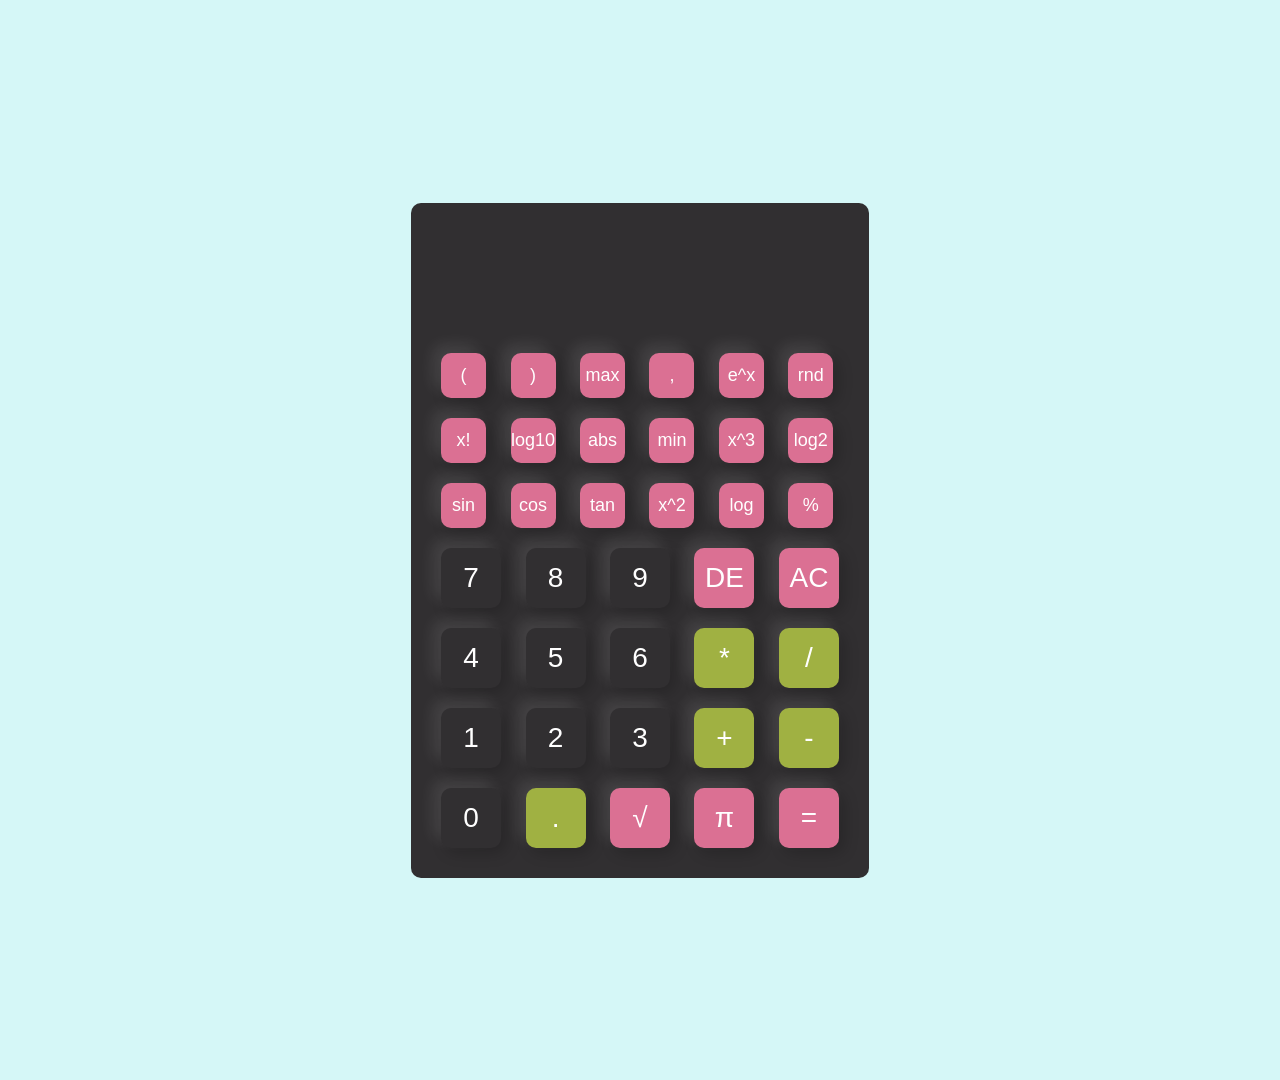
<file: index.html>
<!DOCTYPE html>
<html lang="en">
<head>
    <meta charset="UTF-8">
    <meta name="viewport" content="width=device-width, initial-scale=1.0">
    <title>Calculator</title>
    <link rel="stylesheet" href="styles.css">
</head>
<body>
    <div class="container">
        <div class="calculator">
            <form>
                <div class="display">
                    <input type="text" id="display" readonly>
                </div>
                <div>
                    <input type="button" onclick="appendToDisplay('(')" value="(" class="trig">
                    <input type="button" onclick="appendToDisplay(')')" value=")" class="trig">
                    <input type="button" onclick="calculateTrig('max')" value="max" class="trig">
                    <input type="button" onclick="appendToDisplay(',')" value=","  class="trig">
                    <input type="button" onclick="calculatePower('e^x')" value="e^x" class="trig">
                    <input type="button" onclick="calculateTrig('rnd')" value="rnd" class="trig"> 
                </div>
                <div>
                    <input type="button" onclick="calculatePower('x!')" value="x!" class="trig">
                    <input type="button" onclick="calculateTrig('log10')" value="log10" class="trig">
                    <input type="button" onclick="calculateTrig('abs')" value="abs" class="trig">
                    <input type="button" onclick="calculateTrig('min')" value="min" class="trig">
                    <input type="button" onclick="calculatePower('x^3')" value="x^3" class="trig">
                    <input type="button" onclick="calculateTrig('log2')" value="log2" class="trig"> 
                </div>
                <div>
                    <input type="button" onclick="calculateTrig('sin')" value="sin" class="trig">
                    <input type="button" onclick="calculateTrig('cos')" value="cos" class="trig">
                    <input type="button" onclick="calculateTrig('tan')" value="tan" class="trig">
                    <input type="button" onclick="calculatePower('x^2')" value="x^2" class="trig">
                    <input type="button" onclick="calculateTrig('log')" value="log" class="trig"> 
                    <input type="button" onclick="calculateTrig('%')" value="%" class="trig">
                </div>
                <div>
                    <input type="button" onclick="appendToDisplay('7')" value="7">
                    <input type="button" onclick="appendToDisplay('8')" value="8">
                    <input type="button" onclick="appendToDisplay('9')" value="9">
                    <input type="button" onclick="deleteDisplay('DE')" value="DE" class="equal">
                    <input type="button" onclick="clearDisplay('')" value="AC" class="equal">
                </div>
                <div>
                    <input type="button" onclick="appendToDisplay('4')" value="4">
                    <input type="button" onclick="appendToDisplay('5')" value="5">
                    <input type="button" onclick="appendToDisplay('6')" value="6">
                    <input type="button" onclick="appendToDisplay('*')" value="*" class="operator">
                    <input type="button" onclick="appendToDisplay('/')" value="/" class="operator">
                </div> 
                <div>
                    <input type="button" onclick="appendToDisplay('1')" value="1">
                    <input type="button" onclick="appendToDisplay('2')" value="2">
                    <input type="button" onclick="appendToDisplay('3')" value="3">
                    <input type="button" onclick="appendToDisplay('+')" value="+" class="operator">
                    <input type="button" onclick="appendToDisplay('-')" value="-" class="operator">
                </div>
                <div class="equal">
                    <input type="button" onclick="appendToDisplay('0')" value="0">
                    <input type="button" onclick="appendToDisplay('.')" value="." class="operator">
                    <input type="button" onclick="calculateTrig('√')" value="√" class="equal">
                    <input type="button" onclick="pi('π')" value="π" class="equal">
                <input type="button" onclick="calculate('=')" value="=" class="equal">
            </div>

            <script src="calculator.js"></script>
        </form>
    </div> 
    </div>
</body>
</html>
</file>
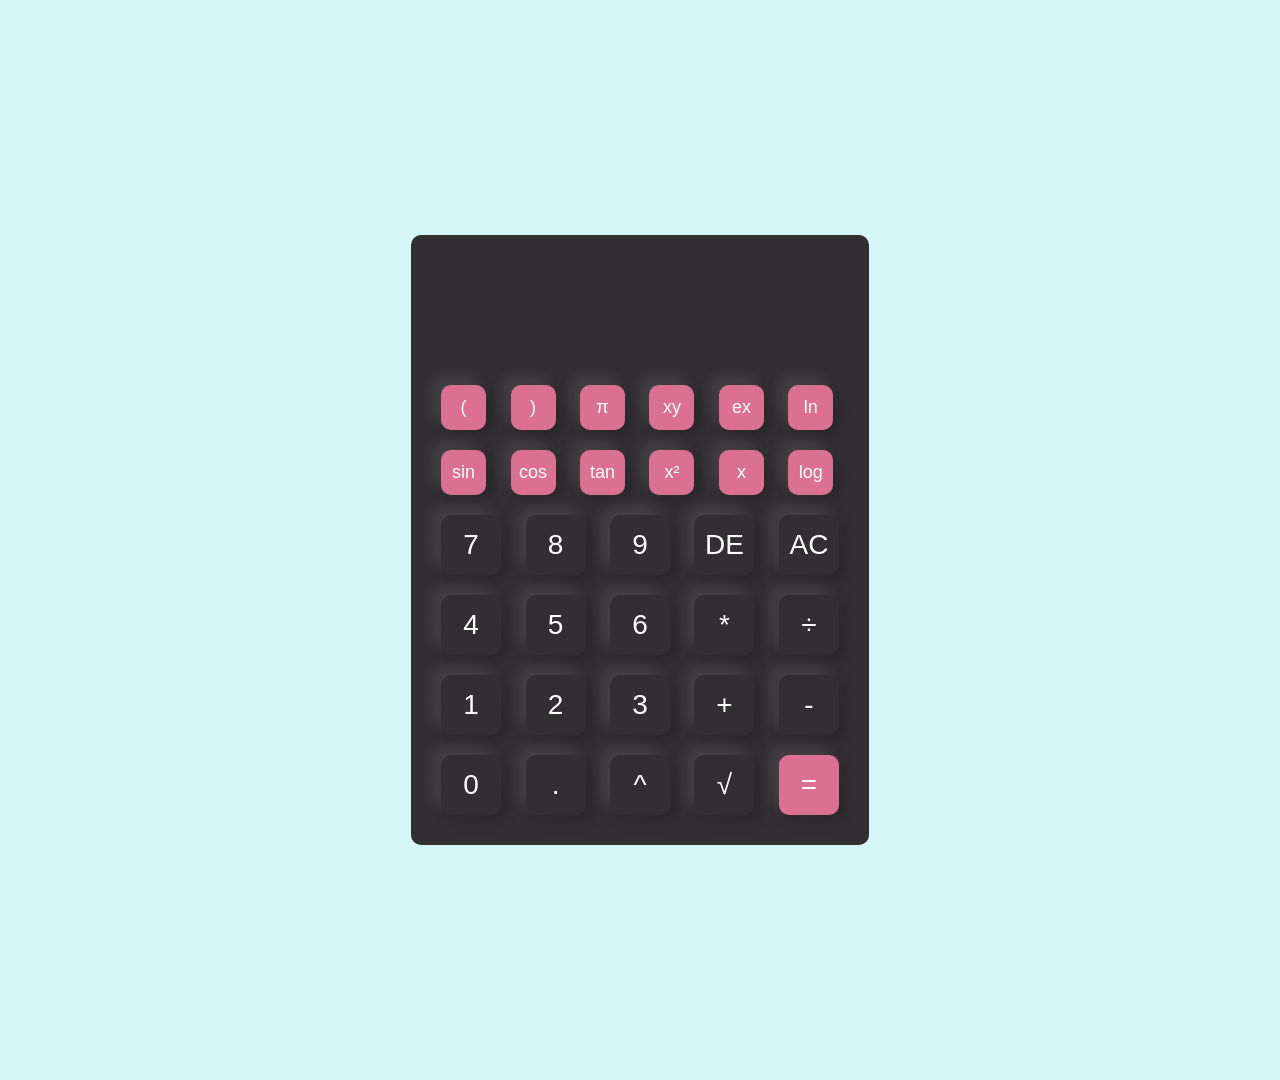
<file: calculator.html>
<!DOCTYPE html>
<html lang="en">
<head>
    <meta charset="UTF-8">
    <meta name="viewport" content="width=device-width, initial-scale=1.0">
    <title>Calculator</title>
    <link rel="stylesheet" href="styles.css">
</head>
<body>
    <div class="container">
        <div class="calculator">
            <form>
                <div class="display">
                    <input type="text" id="display" readonly>
                </div>
                <div>
                    <input type="button" onclick="appendToDisplay('(')" value="(" class="trig">
                    <input type="button" onclick="appendToDisplay(')')" value=")" class="trig">
                    <input type="button" onclick="pi('π')" value="π" class="trig">
                    <input type="button" onclick="appendToDisplay('xy')" value="xy" class="trig">
                    <input type="button" onclick="appendToDisplay('ex')" value="ex" class="trig">
                    <input type="button" onclick="appendToDisplay('ln')" value="ln" class="trig"> 
                </div>
                <div>
                    <input type="button" onclick="calculateTrig('sin')" value="sin" class="trig">
                    <input type="button" onclick="calculateTrig('cos')" value="cos" class="trig">
                    <input type="button" onclick="calculateTrig('tan')" value="tan" class="trig">
                    <input type="button" onclick="appendToDisplay('x²')" value="x²" class="trig">
                    <input type="button" onclick="appendToDisplay('x')" value="x" class="trig">
                    <input type="button" onclick="appendToDisplay('log')" value="log" class="trig"> 
                </div>
                <div>
                    <input type="button" onclick="appendToDisplay('7')" value="7">
                    <input type="button" onclick="appendToDisplay('8')" value="8">
                    <input type="button" onclick="appendToDisplay('9')" value="9">
                    <input type="button" onclick="deleteDisplay('DE')" value="DE"  class="all-clear">
                    <input type="button" onclick="clearDisplay('')" value="AC" class="all-clear">
                </div>
                <div>
                    <input type="button" onclick="appendToDisplay('4')" value="4">
                    <input type="button" onclick="appendToDisplay('5')" value="5">
                    <input type="button" onclick="appendToDisplay('6')" value="6">
                    <input type="button" onclick="appendToDisplay('*')" value="*">
                    <input type="button" onclick="appendToDisplay('÷')" value="÷">
                </div> 
                <div>
                    <input type="button" onclick="appendToDisplay('1')" value="1">
                    <input type="button" onclick="appendToDisplay('2')" value="2">
                    <input type="button" onclick="appendToDisplay('3')" value="3">
                    <input type="button" onclick="appendToDisplay('+')" value="+">
                    <input type="button" onclick="appendToDisplay('-')" value="-">
            </div>
            <div class="equal">
                <input type="button" onclick="appendToDisplay('0')" value="0">
                <input type="button" onclick="appendToDisplay('.')" value=".">
                <input type="button" onclick="appendToDisplay('^')" value="^">
                <input type="button" onclick="appendToDisplay('√')" value="√">
                <input type="button" onclick="calculate('=')" value="=" class="equal">
            </div>

            <script src="calculator.js"></script>
        </form>
    </div> 
    </div>
</body>
</html>
</file>
<file: styles.css>
*{
    margin: 0;
    padding:0;
    font-family:Arial, Helvetica, sans-serif;
    box-sizing: border-box;
}

.container{
    width: 100%;
    height:120vh;
    background-color: rgb(213, 247, 247);
    display: flex;
    align-items: center;
    justify-content: center;
}

.calculator{
    background-color: rgb(49, 47, 49);
    border-radius: 10px;
    padding: 20px;
}

.calculator form input{
    border: 0;
    outline:0;
    width: 60px;
    height: 60px;
    border-radius: 10px;
    box-shadow: -8px -8px 15px rgb(255, 255, 255,0.1), 5px 5px 15px rgb(0, 0, 0,0.2);
    background: transparent;
    color: white;
    cursor: pointer;
    margin: 10px;
    font-size: 28px;
}

.calculator form input:hover{
    background-color: rgb(109, 103, 103);
    transform: scale(1.05);
}

form .display{
    display: flex;
    justify-content: flex-end;
    margin:20px 0;
}

form .display input{
    text-align: right;
    flex: 1;
    font-size: 45px;
    box-shadow: none;
}

form input.equal{
    background-color: palevioletred;
}


form input.equal:hover{
    background-color: rgb(214, 164, 206);
}


form input.operator{
    background-color: rgb(160, 177, 66);
}

form input.operator:hover{
    background-color: rgb(135, 139, 111);
}


form input.trig{
    border: 0;
    outline:0;
    width: 45px;
    height: 45px;
    border-radius: 10px;
    box-shadow: -8px -8px 15px rgb(255, 255, 255,0.1), 5px 5px 15px rgb(0, 0, 0,0.2);
    background: transparent;
    background-color: palevioletred;
    color: white;
    cursor: pointer;
    margin: 10px;
    font-size: 18px;
}

form input.trig:hover{
    background-color: rgb(214, 164, 206);

}


@media(max-width:900px){
    .container{
        width: 100%;
    }
}
</file>
